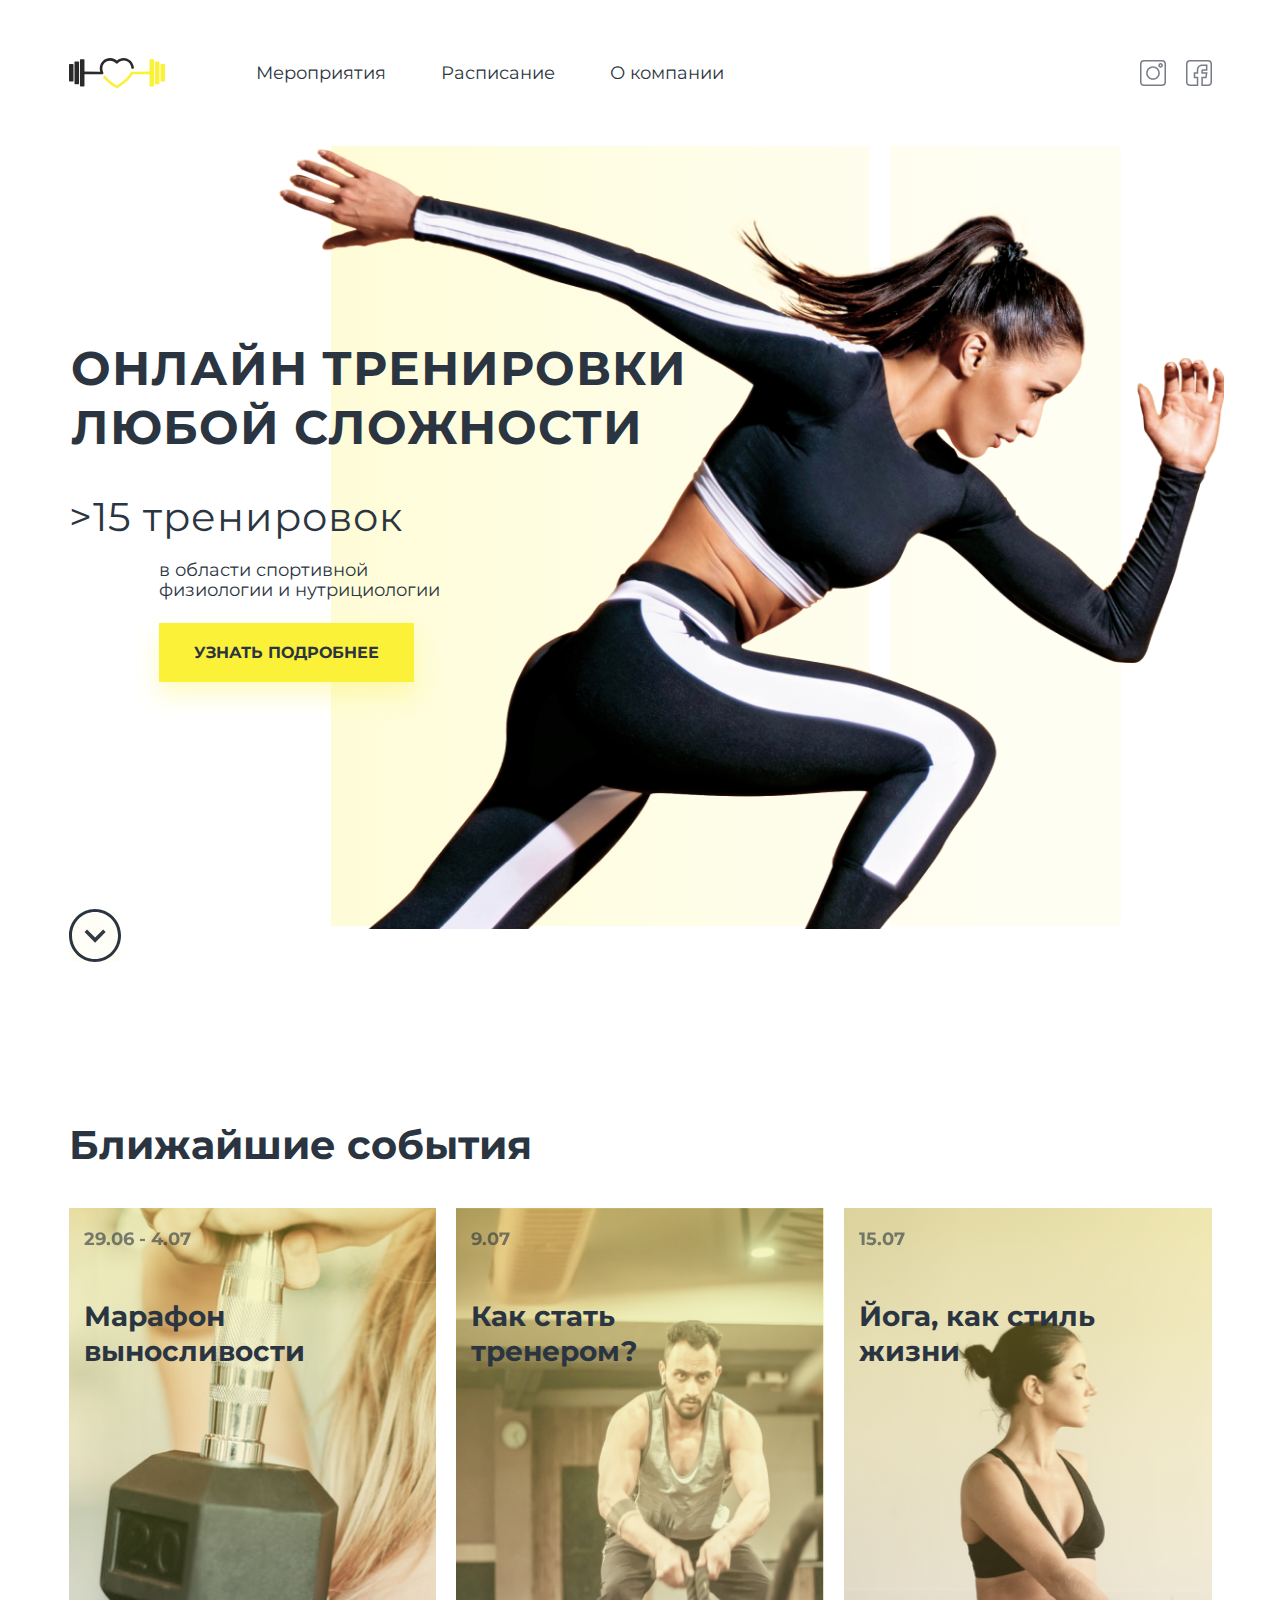
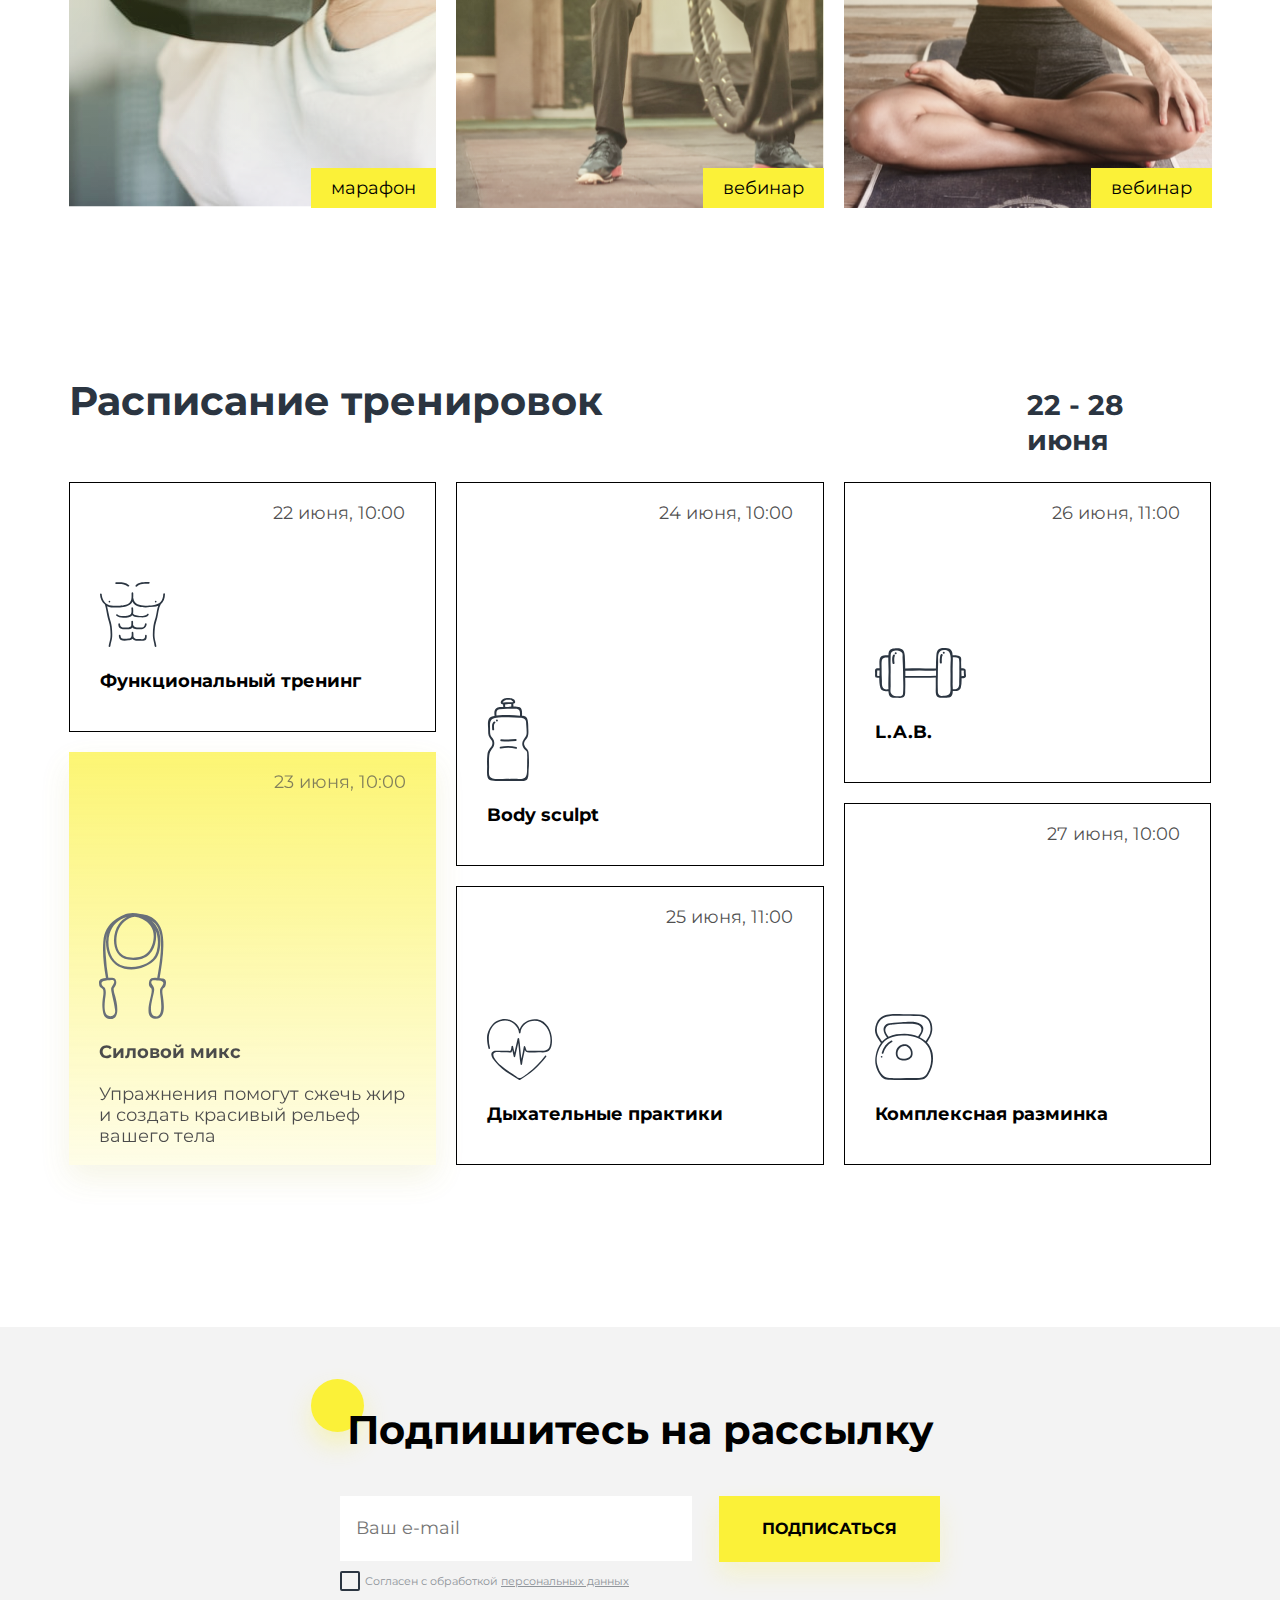
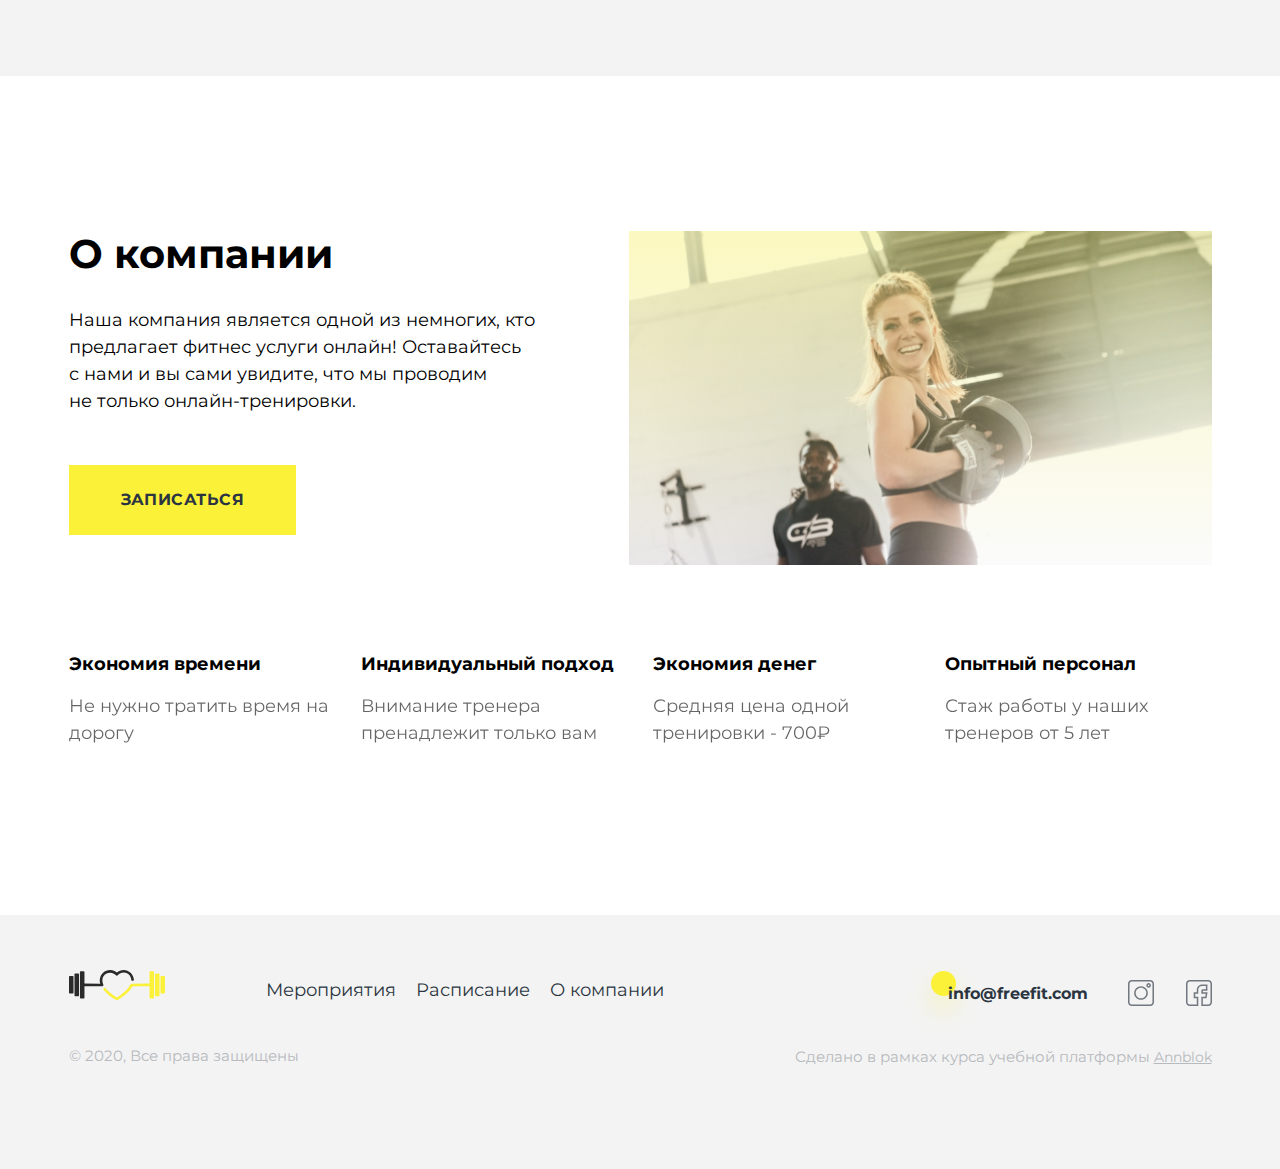
<file: index.html>
<!DOCTYPE html>
<html lang="ru">


<head>
    <meta charset="UTF-8">
    <meta http-equiv="X-UA-Compatible" content="IE=edge">
    <meta name="viewport" content="width=device-width, initial-scale=1.0">
    <title>Fitness</title>
    <link rel="preconnect" href="https://fonts.googleapis.com">
    <link rel="preconnect" href="https://fonts.gstatic.com" crossorigin>
    <link href="https://fonts.googleapis.com/css2?family=Montserrat:wght@400;700&display=swap" rel="stylesheet">
    <link rel="stylesheet" href="css/normalize.css">
    <link rel="stylesheet" href="css/main.css">
    <link rel="icon" type="image/png" sizes="192x192" href="images/favicon/android-chrome-192x192.png">
    <link rel="icon" type="image/png" sizes="512x512" href="images/favicon/android-chrome-512x512.png">
    <link rel="icon" type="image/png" sizes="16x16" href="images/favicon/favicon.ico">
    <link rel="icon" type="image/png" sizes="180x180" href="images/favicon/apple-touch-icon.png">
    <link rel="icon" type="image/png" sizes="32x32" href="images/favicon/favicon-32x32.png">
    <link rel="icon" type="image/png" sizes="16x16" href="images/favicon/favicon-16x16.png">
    <link rel="mask-icon" href="favicon/safari-pinned-tab.svg" color="#5bbad5">
    <meta name="msapplication-TileColor" content="#da532c">
    <meta name="theme-color" content="#ffffff">
</head>

<body>

<!--ШАПКА-->

    <header id="headerTop">
        <div class="container">
            <div class="header">
                <div class="header-logo">
                    <a href="#" class="header-logo-img"></a>
                </div>
                <button class="header-burger" onclick="openModal('modalburger')"></button>
                    <nav class="header-nav">
                        <ul class="header-ul">
                            <li><a href="#upcoming-events">Мероприятия</a></li>
                            <li><a href="#timetable-workout">Расписание</a></li>
                            <li><a href="#info-company">О компании</a></li>
                        </ul>
                    </nav>
                    <div class="social">
                        <p><a href="#" class="social-in"></a></p>
                        <p><a href="#" class="social-fb"></a></p>
                    </div>
            </div>
        </div>
    </header>
  
<!--БАННЕР workout -->

    <div class="container">
        <div class="banner-workout">
            <div class="workout-box">
                <div class="text">
                    <h1 class="title">онлайн тренировки любой сложности</h1>
                    <span class="subtitle">&gt;15&nbsp;тренировок
                    </span>
                    <div class="text-right">
                        <p class="desc">в области спортивной физиологии и&nbsp;нутрициологии</p>
                        <a href="#timetable-workout" class="banner-text" >Узнать подробнее</a>
                        
                    </div>
                    <a href="#timetable-workout" class="arrow"></a>
                
                </div>
                <div class="box">
                    <div class="box-gradient-left"></div>
                    <div class="box-gradient-right"></div>
                    <img class="box-image" src="images/girl.png" alt="girl">
                </div>
            </div>
        </div>
    </div>
    
<!--бЛИЖАЙШИЕ СОБЫТИЯ-->
    <main>
        <div class="event">
            <div class="container">
                <div class="events-headers">
                    <h3 class="menu-events-title" id="upcoming-events">Ближайшие события</h3>
                </div>
                    <div class="box-event">
                        <div class="event-maraphon">
                            <div class="box-event-gradient">
                                <div class="box-event-flex">
                                    <p class="event-data">29.06 - 4.07</p>
                                    <p class="event-title">Марафон выносливости</p>  
                                </div>  
                                <button class="participate" onclick="openModal('modalpopap')">Участвовать</button>
                                <button class="button-participate">марафон</button>
                                <button class="btn-event" onclick="openModal('modalpopap')"></button>
                            </div>
                        </div>
                        <div class="event-vebinar-1">
                            <div class="box-event-gradient">
                                <div class="box-event-flex">
                                    <p class="event-data">9.07</p>
                                    <p class="event-title">Как стать тренером?</p>
                                </div>
                                <button class="participate" onclick="openModal('modalpopap')">Участвовать</button>
                                <button class="button-participate">вебинар</button>
                                <button class="btn-event" onclick="openModal('modalpopap')"></button>
                            </div>
                        </div>
                        <div class="event-vebinar-2">
                            
                            <div class="box-event-gradient">
                                <div class="box-event-flex">
                                    <p class="event-data">15.07</p>
                                    <p class="event-title">Йога, как стиль жизни</p>
                                </div>
                                
                                <button class="participate" onclick="openModal('modalpopap')">Участвовать</button>
                                <button class="button-participate">вебинар</button>
                                <button class="btn-event" onclick="openModal('modalpopap')"></button>
                            </div>
                        </div>
                    </div> 
            </div>
        </div>
        
<!--РАСПИСАНИЕ ТРЕНИРОВОК-->

        <div class="workout-schedule" id="timetable-workout">
            <div class="container">
                <div class="timetable">
                    <h2 class="timetable-title">Расписание тренировок</h2>
                    <h2 class="timetable-data">22 - 28 июня</h2>
                </div>
                <div class="timetable-grid">
                    <div class="grid-timetable">
                        <p class="grid-timetable-data">22 июня, 10:00</p>
                        <div class="grid-menu">
                            <img class="img-grid" src="images/1.svg" alt="Функциональный тренинг">
                            <div class="grid-menu-text">
                                <p class="grid-timetable-title">Функциональный тренинг</p>
                                <p class="grid-timetable-description">Фитнес высокой интенсивности. Не&nbsp;имеет возрастных ограничений.</p>
                            </div>
                           
                        </div>
                        
                    </div>
                    <div class="grid-timetable">
                        <p class="grid-timetable-data">24 июня, 10:00</p>
                        <div class="grid-menu">
                            <img class="img-grid" src="images/2.svg" alt="Body sculpt">
                            <div class="grid-menu-text">
                                <p class="grid-timetable-title">Body sculpt</p>
                                <p class="grid-timetable-description">Комплекс силовых упражнений на наращивание основных мышечных групп.</p>
                            </div>
                        </div>
                    </div>
                    <div class="grid-timetable">
                        <p class="grid-timetable-data">26 июня, 11:00</p>
                        <div class="grid-menu">
                            <img class="img-grid" src="images/3.svg" alt="L.A.B.">
                            <div class="grid-menu-text">
                                <p class="grid-timetable-title">L.A.B.</p>
                            <p class="grid-timetable-description">Силовая тренировка с акцентом на&nbsp;мышцы ягодиц, ног и пресса.
                            </p>
                            </div>
                            
                        </div>
                        
                    </div>
                    <div class="grid-timetable">
                        <p class="grid-timetable-data">23 июня, 10:00</p>
                        <div class="grid-menu">
                            <img class="img-grid" src="images/4.svg" alt="Силовой микс">
                            <div class="grid-menu-text">
                            <p class="grid-timetable-title">Силовой микс</p>
                            <p class="grid-timetable-description">Упражнения помогут сжечь жир и создать красивый рельеф вашего тела</p>  
                            </div>
                        </div>
                    </div>
                    <div class="grid-timetable"> 
                        <p class="grid-timetable-data">25 июня, 11:00</p>
                        <div class="grid-menu">
                            <img class="img-grid" src="images/5.svg" alt="Дыхательные практики">
                            <div class="grid-menu-text">
                                <p class="grid-timetable-title">Дыхательные практики</p>
                            <p class="grid-timetable-description">Эта практика позволит обрести гормонию со своим телом.</p>
                            </div>
                        </div>
                    </div>
                    <div class="grid-timetable">
                        <p class="grid-timetable-data">27 июня, 10:00</p>
                        <div class="grid-menu">
                            <img class="img-grid" src="images/6.svg" alt="Комплексная разминка">
                            <div class="grid-menu-text">
                                <p class="grid-timetable-title">Комплексная разминка</p>
                            <p class="grid-timetable-description">Подготовка тела перед физической нагрузкой.</p>
                            </div>
                            
                        </div>
                        
                    </div>
                </div>
            </div>
        </div>


<!--ПОДПИШИТЕСЬ НА РАССЫЛКУ-->

<div class="subscription">
    <div class="container">
        <div class="subscription-blok">
            <h2 class="subscription-title">Подпишитесь на&nbsp;рассылку</h2>
        <form class="form-send-subscription">
            <div class="send">
                <div class="send-input">
                    <input type="email" class="email" placeholder="Ваш e-mail" maxlength="35">
                    <div class="agreement">
                        <input type="checkbox" id="01" class="checkbox">
                        <label class="checkbox-text" for="01">Согласен с обработкой <a href="https://annblok.ru/workshop" target="_blank">персональных данных</a></label>
                     </div>
                </div>
                <button type="submit" id="mc-embedded-subscribe" class="send-subscription-btn">Подписаться</button>
            </div>       
        </form>
    </div>
    </div>
</div>

<!--О КОМПАНИИ-->


<div class="about-company" id="info-company">
    <div class="container">
        <div class="company-flex">
            <div class="container-content">
                <div class="company-text">
                    <h3 class="about-company-title">О компании</h3>
                       <p class="about-company-text">Наша компания является одной из&nbsp;немногих, кто предлагает фитнес услуги онлайн! Оставайтесь с&nbsp;нами&nbsp;и&nbsp;вы&nbsp;сами увидите, что&nbsp;мы проводим не&nbsp;только онлайн-тренировки.</p>
                    <button class="about-company-btn" onclick="openModal('modalpopap')">Записаться</button>
                    <div class="about-company-img-gradient">          
                    </div>                        
                </div>
                <div class="about-company-item">
                <div class="company-benefits">
            <p class="company-benefits-title">Экономия времени </p>
            <p class="company-benefits-description">Не нужно тратить время на дорогу</p>
        </div>
        <div class="company-benefits">
            <p class="company-benefits-title">Индивидуальный подход</p>
            <p class="company-benefits-description">Внимание тренера пренадлежит только вам</p>
        </div>
        <div class="company-benefits">
            <p class="company-benefits-title">Экономия денег</p>
            <p class="company-benefits-description">Средняя цена одной тренировки - 700₽</p>
        </div>
        <div class="company-benefits">
            <p class="company-benefits-title">Опытный персонал</p>
            <p class="company-benefits-description">Стаж работы у наших тренеров от 5 лет</p>
        </div>
    </div>
    <div class="company-mobile">             
        </div>
        <div class="company-mobile-flex">
        <button class="about-company-btn-mobile" onclick="openModal('modalpopap')">Записаться</button>
        <div class="company-mobile-img"></div>
        </div>
        
    </div>
            </div>
        </div>
        
    </div>  


</main>

   <!--FOOTER--> 
   <footer>
    <div class="footer-body">
        <div class="container">
            <div class="footer-box">
                <div class="footer-cover">
                    <div class="footer-item">
                        <a href="#" class="footer-logo-img"></a>
                            <ul class="footer-ul">
                            <li><a href="#upcoming-events">Мероприятия</a></li>
                            <li><a href="#timetable-workout">Расписание</a></li>
                            <li><a href="#info-company">О компании</a></li>
                            </ul>
                    </div>
                    <div class="footer-contacts">
                        <a href="mailto:info@freefit.com" class="footer-site">info@freefit.com</a>
                        <div class="footer-social">
                            <p><a href="#" class="footer-social-in"></a></p>
                            <p><a href="#" class="footer-social-fb"></a></p>
                        </div>
                    </div>
                </div>
                <div class="footer-rights">
                    <p>© 2020, Все права защищены</p>
                    <p>Сделано в рамках курса учебной платформы <a href="#" class="footer-linc">Annblok</a></p>
                </div>
            </div>
        </div>
    </div>
    </footer>



 <div class="blackout-menu">
     <div id="modal" class="modal">
    <a href="#" class="header-logo-img"></a>
    <nav>
        <ul class="header-ul-burger">
             <li><a href="#upcoming-events" onclick="closeModal()">Мероприятия</a></li>
             <li><a href="#timetable-workout" onclick="closeModal()">Расписание</a></li>
             <li><a href="#info-company" onclick="closeModal()">О компании</a></li>
        </ul>
    </nav>
    <div class="social">
        <p><a href="#" class="social-in"></a></p>
        <p><a href="#" class="social-fb"></a></p>
    </div>
    <button class="burger-close" onclick="closeModal()"></button>
</div>
 </div>
 

<!--MODAL--> 

<div class="blackout">
    <div id="event_modal" class="event_modal">      
        <div class="modal_windows">                 
            <div class="modal_content">           
                <h3 class="modal-title">Заявка на участие «Марафон&nbsp;выносливости»</h3>
                    <p class="modal-description">
                        Заполните все поля, и мы пришлем информацию в ближайшее время
                    </p>
                    <form class="popup-form">
                        <input type="email" class="popup-form-email" placeholder="Ваш e-mail" maxlength="35">
                        <input type="tel" class="popup-form-tel" placeholder="Ваш номер телефона" maxlength="20">
                        <button class="send-button">Отправить</button>
                    </form>
                    <button class="modal-close" onclick="closeModal()"></button>
                </div>
            </div>
        </div>
    </div>


                
        
<script>
// Модальное окно

 function openModal() {
   document.getElementById("modal").style.top = "-20px";
}

function closeModalMenu() {
   document.getElementById("modal").style.top = "-600px";
}



  
    
// Smooth Scroll
      
const anchors = document.querySelectorAll('a[href*="#"]')

for (let anchor of anchors) {
  anchor.addEventListener('click', function (e) {
    e.preventDefault()

    const blockID = anchor.getAttribute('href').substr(1)

    document.getElementById(blockID).scrollIntoView({
      behavior: 'smooth',
      block: 'start'
    })
  })
}

// popup


function openModal(name) {
    document.body.className = 'js-modal-' + name;  
}

function closeModal() {
   document.body.className = '';
}
 

</script>
</body>
</html>
</file>
<file: css/main.css>
body {
    font-family: 'Montserrat', sans-serif;
}
html {
    font-size: 10px;
}
.container {
   max-width: 1143px;
   padding-right: 1.5rem;
   padding-left: 1.5rem;
   margin: 0 auto;
  
}
.header-logo-img {
    background-image: url(../images/logo.svg);
    background-repeat: no-repeat;
    background-size: contain;
    display: block;
    width: 9.7rem;
    height: 3rem;
}
.header {
    display: flex;
    align-items: center;
    justify-content: space-between;
    margin-top: 5rem;
}
.header-logo {
    flex-basis: 20%;
}
.header nav {
    flex-basis: 125%;
}
.header-ul {
    display: flex;
    list-style-type: none;
    gap: 5.5rem;
    
    
}
.header-ul a:hover{
    padding-bottom: .8rem;
    border-bottom: #2B3541 1px solid;
}
.social {
    display: flex;
    gap: 2rem;
    justify-content: space-between;


}
.social-in {
    display: block;
    background-image: url(../images/insta.svg);
    background-repeat: no-repeat;
    background-size: cover;
    width: 2.6rem;
    height: 2.6rem;
    transition: all .3s ease;
    transform: scale(1);
    opacity: 0.8;
}
.social-in:hover {
    transform: scale(1.2);
    opacity: 1;
}
.social-fb {
    display: block;
    background-image: url(../images/fs.svg);
    background-repeat: no-repeat;
    background-size: cover;
    width: 2.6rem;
    height: 2.6rem;
    transition: all .3s ease;
    opacity: 0.8;
}
.social-fb:hover {
    transform: scale(1.2);
    opacity: 1;
}
.header-ul a {
    font-size: 1.8rem;
    color: #2B3541;   
    text-decoration: none;
    transition: all .3s ease;
}
.text { 
   max-width: 67.6rem;
   margin-top: 24.4rem;
}
.title {
    display: inline-block;
    font-size: 5rem;
    font-weight: 700;
    line-height: 125%;
    text-transform: uppercase;
    margin: 0;
    margin-left: 2px;
    margin-bottom: 34px;
    letter-spacing: 1px;
    color: #2B3541;
}
.subtitle {
    display: inline-block;
    font-size: 4rem;
    font-weight: 400;
    line-height: 125%;
    letter-spacing: 1px;
    color: #2B3541;
}
.desc {
    font-size: 1.8rem;
    font-weight: 400;
    max-width: 29.7rem;

    margin-bottom: 4.3rem;
    color: #2B3541;
}
.banner-text {
    font-size: 1.6rem;
    font-weight: 700;
    text-transform: uppercase;
    text-decoration: none;
    color: #2B3541;
    background-color: #FBF138;
    width: 25.2rem;
    padding: 2rem 3.5rem;
    text-align: center;
    transition: all .3s ease;
    box-shadow: 0px 13px 24px rgb(251 241 56 / 30%);
}
.banner-text:hover {
    background-color: #2B3541;
    color: #FBF138;
    cursor: pointer;
}
.arrow {
    display: block;
    background-image: url(../images/banner-down.svg);
    background-repeat: no-repeat;
    background-size: cover;
    width: 5.2rem;
    height: 5.5rem;
    border: none;
    background-color: transparent;
    margin-top: 24.5rem;
    cursor: pointer;
    
}
.text-right {
    margin-left: 9rem;
}
.box {
   display: flex;
   max-width: 79rem;
   width: 100%;
   gap: 2rem;
   position: absolute;
   top: 5rem;
   z-index: -1;
   right: -25.5rem;
   height: 94%;
}
.box-gradient-left {
    background: linear-gradient(90deg, #FBF138 0%, rgba(253, 249, 182, 0.45) 145.23%);
    opacity: 0.2;
    flex-basis: 70%;
    height: 100%;
}
.box-gradient-right {
    background: linear-gradient(90deg, #FDF9B6 0%, rgba(253, 249, 182, 0.7) 166.81%);
    opacity: 0.2;
    flex-basis: 30%;
    height: 100%;
    width: 23.5rem;
}
.box-image {
   position: absolute;
   top: 3px;
   right: -10.3rem;

   max-height: 100%;

}
.timetable-flex {
    display: flex;
    height: 100%;
}
.event {
    margin-top: 16rem;
}
.events-headers {

    color: #2B3541;
}
.box-event-flex {
    display: flex;
    flex-direction: column;
    margin-left: 15px;
}
.event-data {
    font-size: 1.8rem;
    line-height: 150%;
    color: #2B3541;
    opacity: 0.6;
    font-weight: 700;
    
}
.box-event {
    display: grid;
    gap: 20px;
    grid-template-rows: 60rem 1fr;
    grid-template-areas: "a b c";
}
.event-title {
    font-size: 2.8rem;
    line-height: 125%;
    font-weight: 700;
    max-width: 26rem;
    color: #2B3541;
}
.button-participate {
    position: absolute;
    border: none;
    right:    0;
    bottom:   0;
    background-color:rgba(251, 241, 56, 1);
    border: none;
    padding: 1rem 2rem;
    margin-bottom: 0;
    font-size: 18px;
    
}
.btn-event {
    display: none;
    position: absolute;
    background-image: url(../images);
    height: 30px;
    width: 30px;
    right: 0;
    bottom: 0;
    border: none;
    cursor: pointer;
}

.box-event-gradient {
    background: linear-gradient(180deg, rgba(251, 241, 56, .3) 0%, rgba(253, 249, 182, 0) 100%);
    position: absolute;
    width: 100%;
    height: 100%;
    transition: all .3s ease;
    left: 0;
    top: 0;
    box-sizing: border-box;
    
}
.box-event-gradient:hover {
    background: linear-gradient(180deg, rgba(251, 241, 56, .6) 0%, rgba(253, 249, 182, 0) 100%);
}
.box-event-gradient:hover .participate {
    opacity: 1;
    text-decoration: none;
}
.box-event-gradient:hover .button-participate {
    display: none;
}
.participate {
    font-size: 1.6rem;
    font-weight: 700;
    text-transform: uppercase;
    color: #2B3541;
    background-color: #FBF138;
    padding: 2rem 3.7rem;
    margin-left: 3.7rem;
    opacity: 0;
    border: none;
    cursor: pointer;
    transition: all .3s ease;
}
.participate:hover {
    color: #FBF138;
    background-color: #2B3541;
}
.event-maraphon {
    background-image: url(../images/promo-left.png);
    background-repeat: no-repeat;
    display: block;
    background-size: cover;
    background-position: center;
    width: 100%;
    height: 100%;
    grid-area: a;
    transition: all .3s ease;
    position: relative;
}
.event-vebinar-1 {
    background-image: url(../images/promo-center.png);
    background-repeat: no-repeat;
    display: block;
    background-size: cover;
    background-position: center;
    width: 100%;
    height: 100%;
    grid-area: b;
    transition: all .3s ease;
    position: relative;
}
.event-vebinar-2 {
    background-image: url(../images/promo-right.png);
    background-repeat: no-repeat;
    display: block;
    background-size: cover;
    background-position: center;
    width: 100%;
    height: 100%;
    grid-area: c;
    transition: all .3s ease;
    position: relative;
}
.events-headers h3 {
    font-size: 4rem;
}
.timetable {
    display: flex;
    justify-content: space-between;
    margin-top: 11.5rem;
}
.timetable-title {
    font-size: 4rem;
    font-weight: 700;
    max-width: 49%;
    line-height: 125%;
    color: #2B3541;
}
.timetable-data {
    font-size: 2.8rem;
    line-height: 125%;
    max-width: 18.5rem;
    margin-top: 4.5rem;
    color: #2B3541;
}
.timetable-grid {
    display: grid;
    grid-template-columns: repeat(3, 1fr);
    grid-template-rows: 250px 31px 63px 279px;
    gap: 20px;
}
.grid-timetable {
    border: 1px solid #000;
    padding: 20px 30px 0;
    display: flex;
    flex-direction: column;
    justify-content: space-between;
    position: relative;
   
    transition: .3s linear border;
}
.grid-timetable:nth-child(1) img {
    width: 6.5rem;
}
.grid-timetable:nth-child(2) img {
    width: 4.2rem;
}
.grid-timetable:nth-child(3) img {
    width: 9.1rem;
}
.grid-timetable:nth-child(4) img {
    width: 6.7rem;
}
.grid-timetable:nth-child(5) img {
    width: 6.5rem;
}
.grid-timetable:nth-child(6) img {
    width: 5.8rem;
}
.img-grid {
    transition: all .3s ease;
}
.grid-timetable:nth-child(1) {
    grid-column: 1 / 2;
    grid-row: 1 / 2;
 }
 .grid-timetable:nth-child(2) {
    grid-column: 2 / 3;
    grid-row: 1 / 4;
}
 .grid-timetable:nth-child(3) {
    grid-column: 3 / 4;
    grid-row: 1 / 3;
 }
 .grid-timetable:nth-child(4) {
    grid-column: 1 / 2;
    grid-row: 2 / 5;
    background: linear-gradient(180deg, #FBF138 0%, rgba(253, 249, 182, 0.45) 100%);
    opacity: 0.7;
    box-shadow: 0px 13px 30px rgba(186, 180, 69, 0.2);
    border: transparent;
 }
 .grid-timetable:nth-child(5) {
    grid-column: 2 / 3;
    grid-row: 4 / 5;
 }
 .grid-timetable:nth-child(6) {
    grid-column: 3 / 4;
   grid-row: 3 / 5;
}
.grid-timetable-data {
    font-size: 18px;
    font-weight: 400;
    color: rgba(1, 1, 1, .7);
    text-align: right;
    margin: 0;
 }
 .grid-timetable-title {
    font-size: 18px;
    line-height: 1.5;
    font-weight: 700;
 }
 .grid-timetable-description {
     
    font-size: 18px;
    overflow: hidden;
    margin-top: 1rem;
    max-height: 0;
    transition: all .2s linear;

 }
 .grid-timetable:nth-child(4):hover {
    border: 1px solid rgba(43, 53, 65, 0.2);
    background: linear-gradient(180deg, #FBF138 0%, rgba(253, 249, 182, 0.45) 100%);
    box-shadow: 0px 4px 30px rgba(43, 53, 65, 0.2);
 }
 .grid-timetable:nth-child(4)
 .grid-timetable-description  {
    max-height: 150px;
 }

 .grid-timetable:nth-child(1):hover
 .grid-timetable-description  {
    max-height: 150px;
 }
 .grid-timetable:nth-child(2):hover
 .grid-timetable-description  {
    max-height: 150px;
 }
 .grid-timetable:nth-child(3):hover
 .grid-timetable-description  {
    max-height: 150px;
 }
 .grid-timetable:nth-child(5):hover
 .grid-timetable-description  {
    max-height: 150px;
 }
 .grid-timetable:nth-child(6):hover
 .grid-timetable-description  {
    max-height: 150px;
 }

 .grid-timetable:hover {
    border: 1px solid rgba(43, 53, 65, 0.2);
    background: rgba(243, 243, 243, .5);
    box-shadow: 0px 4px 30px rgba(43, 53, 65, 0.2);
    transition: all .3s ease;
 }
 
 .grid-timetable:nth-child(1)
 .grid-timetable:hover
 .grid-timetable-title {
    margin-top: 1rem;
   
 }
 .grid-timetable:nth-child(2)
 .grid-timetable:hover
 .grid-timetable-title {
    margin-top: 1rem;
    transition: all .3s ease;
 }
 .grid-timetable:nth-child(3)
 .grid-timetable:hover
 .grid-timetable-title {
    margin-top: 1rem;
    transition: all .3s ease;
 }
 .grid-timetable:nth-child(5)
 .grid-timetable:hover
 .grid-timetable-title {
    margin-top: 1rem;
    transition: all .3s ease;
 }
 .grid-timetable:nth-child(6)
 .grid-timetable:hover
 .grid-timetable-title {
    margin-top: 1rem;
    transition: all .3s ease;
 }



 .grid-timetable:hover
 .img-grid {
    transition: all .3s ease;
 }
 .workout-schedule {
     margin: 0;
 }
 .subscription {
     background-color: #F3F3F3;
     margin-top: 16.2rem;
     margin-bottom: 0px;
 }
 .subscription-blok {
    max-width: 60rem;
    margin: auto;
    
  
    padding-top: 8rem;
    padding-bottom: 11.4rem;
    position: relative;
    z-index: 1;
}
 .subscription-title {
    position: relative;
    font-size: 4rem;
    text-align: center;
    margin-top: 0;

 }
 .subscription-title::before {
    position: absolute;
    content: " ";
    top: -28px;
    right: 57.6rem;
    height: 5.3rem;
    width: 5.3rem;
    background-color: #FBF138;
    box-shadow: 0px 13px 24px rgb(251 241 56 / 30%);
    border-radius: 100%;
    z-index: -1;
 }
 .send {
    display: flex;
    gap: 20px;
    justify-content: space-between;
 }
 .email {
    display: block;
    width: 100%;
    padding: 10px 19px;
    font-size: 18px;
    height: 100%;
    margin-bottom: 12px;
    box-sizing: border-box;
    border: 1px solid transparent;
 }

 .email:not(:focus):invalid {
    outline: 1px solid #FFFFFF;
    background: #FFFFFF;
}

.email:invalid {
    outline: 1px solid #AE0303;
}
 .send-input {
    width: 100%;
    margin-right: 7px;
    height: 65px;
 }
 .form-send-subscription input[type="email"] {
     padding-left: 1.5rem;
     padding-right: 1.5rem;
     font-size: 1.8rem;
}
 .form-send-subscription {
    position: relative;
    max-width: 64.6rem;
    padding-top: 1rem;
    margin: 0 auto;
}

 .send-subscription-btn {
     background-color: #FBF138;
     box-shadow: 0px 13px 24px rgba(251, 241, 56, 0.2);
     border: none;
     padding: 2.1rem 4.3rem;
     font-size: 1.6rem;
     font-weight: 700;
     text-transform: uppercase;
     line-height: 150%;
     cursor: pointer;
     transition: all .3s ease;
 }
 .send-subscription-btn:hover {
    background-color: #2B3541;
    color: #FBF138;
 }

 .checkbox-text {
    color: #8F949A;
    font-size: 1.1rem;
    font-weight: 400;
 }
.checkbox-text a {
    font-size: 1.1rem;
    line-height: 150%;
    font-weight: 400;
    color: #8F949A;
    -webkit-text-decoration-line: underline;
            text-decoration-line: underline;
}
.checkbox:checked,
 .checkbox:not(:checked){
    position: absolute;
    left:-9999px;
 }
 .checkbox:checked + label,
 .checkbox:not(:checked) + label{
    position: relative;
    padding-left: 2.5rem;
    cursor:pointer;
 }

 /* Стили для псевдоэлемента before с фоном и обводкой, когда пункт активен */
 .checkbox:checked + label::before{
    content:'';
    position: absolute;
    width: 16px;
    height: 16px;
    left:0;
    top:calc(50% - 10px);
    background-color: #2B3541;
    border-radius: 2px;
    border: 2px solid #2B3541;
 }
 /* Стили для псевдоэлемента after с изображением, когда пункт активен */
 .checkbox:checked + label::after{
    content:'';
    position: absolute;
    width: 12px;
    height: 12px;
    transition: all .3s ease;
    opacity: 1;
    left: 4px;
    top: calc(50% - 6px);
    background-size: cover;
    background-repeat: no-repeat;
    background-image: url(../images/icons/check_box.svg);
 }
 /* Стили для псевдоэлемента before с фоном и обводкой, когда пункт НЕ активен */
 .checkbox:not(:checked) + label::before{
    content:'';
    position: absolute;
    width: 16px;
    height: 16px;
    left:0;
    top:calc(50% - 10px);
    background-color: transparent;
    border-radius: 2px;
    border: 2px solid #2B3541;
 }
 /* Стили для псевдоэлемента after с изображением, когда пункт НЕ активен */
 .checkbox:not(:checked) + label::after{
    content:'';
    position: absolute;
    width: 24px;
    height: 24px;
    transition: all .3s ease;
    opacity: 0;
    left: 4px;
    top: calc(50% - 6px);
    background-position: 0 -12px;
    background-color: transparent;
    background-repeat: no-repeat;
    background-size: cover;
    background-image: url(../images/);
 }
 .radio:checked + label::before{
    border-radius: 100%;
 }

 /*-------about-company-------*/

 .company-flex {
    position: relative;
}
 .about-company {
    margin-top: 15.5rem;
}

.container-content {
    position: relative;
    margin-bottom: 15rem;
}
.container-content img {
    position: absolute;
    width: 58rem;
    height: 33.4rem;
    top: 0px;
    right: 0px;
}


.about-company-img-gradient {
    display: block; 
    background: linear-gradient(180deg, rgba(251, 241, 56, .3) 0%, rgba(253, 249, 182, 0) 100%), url(../images/trainer.png);
    width: 51%;
    height: 33.4rem;
    background-position: center;
    background-size: cover;
    position: absolute;
    top: 0;
    right: 0;

}
.about-company-title {
    font-size: 4rem;
    font-weight: 700;
    margin-bottom: 30px;
}
.about-company-text {
    font-size: 1.8rem;
    line-height: 150%;
    width: 50rem;
    margin: 0;
}
.about-company-btn {
    font-size: 1.6rem;
    font-weight: 700;
    letter-spacing: 0.03em;
    padding: 2.3rem 5.2rem;
    background-color: #FBF138;
    font-size: 1.6rem;
    line-height: 150%;
    text-transform: uppercase;
    color: #2B3541;
    text-decoration: none;
    border: none;
    cursor: pointer;
    transition: all .3s ease;
    margin-top: 5rem;
}
.about-company-btn:hover {
    background-color: #2B3541;
    color: #FBF138;
}
.about-company-item {
    display: grid;
    column-gap: 26px;
    margin-top: 10rem;
    grid-template-columns: repeat(4, 1fr);
}
.company-benefits-title {
    font-size: 1.8rem;
    font-weight: 700;
    line-height: 125%;
}


.company-benefits-description {
    font-size: 1.8rem;
    opacity: 0.6;
    line-height: 150%;
}

/*----FOOTER----*/

.footer-logo-img {
    background-image: url(../images/logo.svg);
    background-repeat: no-repeat;
    background-size: contain;
    display: block;
    width: 9.7rem;
    height: 3rem;
} 
.footer-item {
    display: flex;
    gap: 10rem;
    justify-content: space-between;
}

.footer-cover {
    display: flex;
    justify-content: space-between;
}

.footer-body {
    position: relative;
    background: #F3F3F3;
    padding-top: 5.5rem;
    padding-bottom: 7rem;
    z-index: 0;
}
.footer nav {
    margin-bottom: 1.7rem;
}
.footer-ul {
    display: flex;
    list-style-type: none;
    gap: 2rem;
    padding: 0;
}
.footer-ul a:hover {
    padding-bottom: .8rem;
    border-bottom: #2B3541 1px solid ;
    transition: all .3s ease;
}
.footer-social {
    display: flex;
    gap: 3.2rem;
    margin-bottom: 1.6rem;
}
.footer-social-in {
    display: block;
    background-image: url(../images/insta.svg);
    background-repeat: no-repeat;
    background-size: cover;
    width: 2.6rem;
    height: 2.6rem;
    transition: all .3s ease;
    transform: scale(1);
    opacity: 0.8;
}
.footer-social-in:hover {
    transform: scale(1.2);
    opacity: 1;
}
.footer-social-fb {
    display: block;
    background-image: url(../images/fs.svg);
    background-repeat: no-repeat;
    background-size: cover;
    width: 2.6rem;
    height: 2.6rem;
    transition: all .3s ease;
    opacity: 0.8;
}
.footer-social-fb:hover {
    transform: scale(1.2);
    opacity: 1;
}
.footer-ul a {
    font-size: 1.8rem;
    color: #2B3541;   
    text-decoration: none;
}
.footer-rights {
    display: flex;
    justify-content: space-between;
    margin-bottom: 1.6rem;
    color: #B7BABE;
    font-size: 15px;
}
.footer-linc {
    font-weight: 400;
    font-size: 1.4rem;
    line-height: 150%;
    color: #B7BABE;
}
.footer-site {
    margin-bottom: 1.5rem;
    font-weight: 700;
    font-size: 1.6rem;
    line-height: 150%;
    position: relative;
    z-index: 1;
    text-decoration: none;
    color: #2B3541;
    left: 2rem;
}
.footer-site::before {
    position: absolute;
    content: " ";
    top: -11px;
    right: 13.2rem;
    height: 2.5rem;
    width: 2.5rem;
    background-color: #FBF138;
    box-shadow: 0px 13px 24px rgb(251 241 56 / 30%);
    border-radius: 100%;
    z-index: -1;
}
.footer-contacts {
    display: flex;
    align-items: center;
    gap: 6rem;
}


/*----MODAL----*/

 .blackout {
    content: '';
    background-color: rgba(0, 0, 0, 0.8);
    position: fixed;
    left: 0;
    top: 0;
    width: 100%;
    height: 100%;
    z-index: 4;
    display: none;
 }
 .js-modal-modalpopap .blackout {
    display: block;
 }
 
#event_modal {
    box-shadow: 0 4px 8px 0 rgba(0,0,0,0.2),0 6px 20px 0 rgba(0,0,0,0.19);
    max-width: 600px;
   background: #F3F3F3;
   position: absolute;
   z-index: 5;
}

 .js-modal-modalpopap #event_modal {
    position: absolute;
    left: 50%;
    top: 50%;
    transform: translate(-50%, -50%);
    opacity: 1;
 }
  .modal_windows {
    display: flex;
    flex-direction: column;
    padding: 60px 50px 82px;
 
  }
  .modal_content {
    text-align: center;
    margin: 0 auto;
  }
  .modal-close {
    width: 22px;
    height: 22px;
    background-color: transparent;
    background-image: url(../images/close-mpdal.svg);
    background-repeat: no-repeat;
    background-size: contain;
    border: none;
    cursor: pointer;
    position: absolute;
    top: 2rem;
    right: 2rem;
  }
  .modal-title {
    font-weight: 700;
    font-size: 28px;
    line-height: 125%;
    margin: 0;
    display: inline;
    position: relative;
    z-index: 1;
}


.modal-title::before {
    content: '';
    width: 53px;
    height: 53px;
    border-radius: 100%;
    background: #FBF138;
    box-shadow: 0px 13px 24px rgb(251 241 56 / 30%);
    position: absolute;
    left: -40px;
    top: -32px;
    z-index: -1;
}
.modal-description {
    font-size: 1.8rem;
    line-height: 150%;
    margin: 0 auto;
    margin-bottom: 4rem;
}
.popup-form > input {
    display: block;
    outline: none;
    border: none;
    margin: 0 auto;
    padding: 23px 10px 23px 17px;
    width: 90%;
    font-size: 1.8rem;
}
.popup-form input[type="email"] {
    margin-bottom: 2rem;
    font-size: 1.8rem;
}

.send-button {
    font-size: 1.6rem;
    text-transform: uppercase;
    background-color: #FBF138;
    box-shadow: 0px 13px 24px rgba(251, 241, 56, 0.3);
    font-weight: 700;
    padding: 3.3rem 10rem;
    text-decoration: none;
    margin-top: 2rem;
    border: none;
    
}
.send-button:hover {
    background-color: #2B3541;
    color: #FBF138;
    cursor: pointer;
}


/*---BURGER---*/

.header-burger {
    width: 85px;
    height: 22px;
    cursor: pointer;
    background-image: url(../images/modal.svg);
    background-color: transparent;
    background-repeat: no-repeat;
    background-size: contain;
    border: none;
    display: block;
    margin-left: 3.6rem;
}

.blackout-menu {
    content: '';
    background-color: rgba(0, 0, 0, 0.8);
    position: fixed;
    left: 0;
    top: 0;
    width: 100%;
    height: 100%;
    z-index: 4;
    display: none;
 }
 
 .js-modal-modalburger .blackout-menu {
    display: block;
 }

 .js-modal-modalburger #modal {
    top: 0;
    left: 50%;
    transform: translate(-50%);
    opacity: 1;
    padding: 60px 15px 15px;
   
 }
 
 #modal {
    width: 100%;
    background: #F3F3F3;
    text-align: center;
    position: absolute;
    margin: auto 0;
    transition: all .3s ease;
    box-sizing: border-box;
    z-index: 5;
 }

 

.header-ul-burger  {
    display: flex;
    flex-direction: column;
    align-items: flex-start;
    gap: 3rem;
    text-align: left;
    margin: 3rem 0;
    padding: 0;
    column-rule: 1px;
    list-style-type: none;
    
}
.header-ul-burger a:hover{
    padding-bottom: .8rem;
    border-bottom: #2B3541 1px solid;
}
.header-ul-burger a {
    font-size: 1.8rem;
    color: #2B3541;   
    text-decoration: none;
    transition: all .3s ease;
}

#modal .social {
    justify-content: flex-end;
}
#modal .header-ul-burger  li:nth-child(2) {
    width: 100%;
    padding: 20px 0;
    border-top: 1px solid #CBCDCF;
    border-bottom: 1px solid #CBCDCF;
}
#modal .header-ul-burger  a:hover{
    padding-bottom: 8px;
    border-bottom: #2B3541;
}
#modal .logo-header {
    margin-top: 0px;
}
.burger-close  {
    background-image: url(../images/close-mpdal.svg);
    background-repeat: no-repeat;
    position: absolute;
    border: none;
    cursor: pointer;
    background-color: transparent;
    background-size: contain;
    width: 2.5rem;
    height: 100%;
    top: 6rem;
    right: .8rem;
}
.workout-box {
    display: flex;
    position: relative;
    width: 82%;
}

/*---------MEDIA-------*/


@media (min-width: 769px) {
    .header-burger {
        display: none;
    }
}
@media (min-width: 551px) {
    .about-company-btn-mobile { 
        display: none;
    }
}
@media (max-width: 1500px) {
    .workout-box {
        width: 75%;
    }
    .title {
        font-size: 4.7rem;
    }
    .box {
        right: -19.5rem;
        height: 90%;
    }
}
@media (max-width: 1250px) {
    .timetable-grid {
        grid-template-columns: repeat(2, 1fr);
        grid-template-rows: 350px;
    }
    .grid-timetable {
       height: 333px;
    }
    
    /*---------Функциональный тренинг-------*/
    .grid-timetable:nth-child(1) {
        grid-column: 1 / 2;
        grid-row: 1 / 2;
    }

 /*---------Силовой микс-------*/
    .grid-timetable:nth-child(4) {
        grid-column: 2 / 3;
        grid-row: 1 / 2;
    }
    .grid-timetable:nth-child(4) 
    .grid-timetable-title {
        margin-top: 0;
    }
    .grid-timetable-description {
        font-size: 12px;
    }
 
 /*---------Body sculpt-------*/
    .grid-timetable:nth-child(2) {
        grid-column: 1 / 2;
        grid-row: 2 / 3;
        max-height: 22.4rem;
    }

 /*---------Дыхательные практики-------*/
    .grid-timetable:nth-child(5){
        grid-column: 2 / 3;
        grid-row: 2 / 3;
        max-height: 22.4rem;
    }

   /*---------L.A.B.------*/
.grid-timetable:nth-child(3) {
    grid-column: 1 / 2;
    grid-row: 3 / 4;
    max-height: 22.4rem;
}
  
   /*--------Комплексная разминка------*/
    .grid-timetable:nth-child(6) {
        grid-column: 2 / 3;
        grid-row: 3 / 4;
        max-height: 22.4rem;
    }
    .box {
        right: -12rem;
    }
    .title {
        font-size: 3.7rem;
        max-width: 50rem;
    }
    .arrow {
        margin-top: 5.5rem;
    }
    .about-company-img-gradient {
        width: 48%;
    }


}
@media (max-width: 1115px) {
    .about-company-item {
        grid-template-columns: repeat(2, 2fr);      
    }
    .company-benefits-title {
        font-size: 16px;
    }
    .company-benefits-description {
        font-size: 16px;
        width: fit-content;
    }

}
@media (max-width: 1000px) {
    .text-right {
        margin-left: 4rem;
    }
    .event {
        margin-top: 9rem;
    }
    .text {
        max-width: 40rem;
    }
    .title {
        font-size: 2.7rem;
        margin-top: 13px;
    }
    .box-event {
        grid-template-rows: 50rem 1fr;
    }
    .timetable {
        margin-top: 0rem;
    }
    .text {
        margin-top: 7rem;
    }
    .box {
        right: -8rem;
 max-width: 52%;
    }
    .box-image {
        max-width: 143%;
    }
    .about-company-text{
        width: 45rem;
    }
 
}
@media (max-width: 950px) {

    .text {
        margin-top: 10.4rem;
    }
 
    .event-title {
        font-size: 2.1rem;
        max-width: 20rem;
    }
    .subscription {
        margin-top: 11rem;
    }
    .about-company-img-gradient {
        width: 50%
    }
    .about-company {
        margin-top: 11.5rem;
    }
   .participate {
       padding: 2rem 1.7rem;
   }
   .header-ul {
       gap: 2.5rem;
   }
   .banner-text {
       padding: 2rem 3.5rem;
       font-size: 1.4rem;
   }
   .subtitle {
       font-size: 3rem;
   }
   .box {
        right: -6rem;
        height: 86%;
    }
    .box-image {
        right: -12.3rem;
        max-width: 179%;
    }
    .about-company-text {
        width: 39rem;
    }
    .footer-cover {
        flex-direction: column;
        row-gap: 1rem;
    }
    
    .footer-contacts {
        gap: 3.3rem;
        align-self: flex-end;
    }
}
@media (max-width: 768px) {
    .container {
        max-width: 76.7rem;
    }
    .header-logo-img {
        width: 7.8rem;
        height: 2.4rem;
    }
    .header-burger {
        margin-left: 4.5rem
    }
    .form-send-subscription {
        padding-bottom: 42px;
    }
    .about-company {
        margin-top: 7.5rem;
    }
    .about-company-title {
        font-size: 2.5rem;
    }
    .about-company-text {
        font-size: 1.5rem;
        padding-bottom: 5rem;
        max-width: 25rem;
    }
    .about-company-img-gradient {
        background-size: cover;
        max-width: 35rem;
        max-height: 23rem;
    }
    .text {
        margin-top: 4.4rem;
    }
    .title {
        font-size: 2.5rem;
        max-width: 40rem;
    }
    .subtitle {
        font-size: 2.6rem;
        line-height: 50%;
    }
    .desc {
        margin-top: 2.3rem;
        margin-bottom: 7.3rem;
    } 
    .text-right {
        margin-left: 0;
    }
    .header-ul {
        display: none;
    }
    .banner-workout {
        margin-bottom: 0;
        max-height: 53rem;
    }
    .arrow {
        margin-top: 6.1rem;
        width: 4rem;
        height: 4.3rem;
    }
    .events-headers h3 {
        font-size: 2.5rem;
    }
    .box {
        height: 91%;
    }
    .box-image {
        max-width: 140%;
        top: 7rem;
    }
    .box-event {
        display: grid;
        grid-template-rows: 30.9rem 33.6rem;
        grid-template-columns: 1fr 1fr;
        grid-template-areas:
            "a b"
            "c c";
        gap: 10px;
        height: auto;
        margin: 0 auto;
    }
    .event-vebinar-2 {
        background-image: url(../images/promo-center.png);
    }
    .container-content {
        margin-bottom: 6rem;
    }
    .event-data {
        font-size: 1.3rem;
    
    }
    .event-title {
    font-size: 1.6rem;
    max-width: 18rem;
    }

    .participate {
        display: none;
    }
    .btn-event {
        display: block;
    }
    .button-participate {
        display: block;
        padding: 6px 15px;
        left: 0;
        right: auto;
        font-size: 12px;
    }

    .timetable {
        margin-top: 4.5rem;
    }
    .timetable-title {
        font-size: 2.7rem;
    }
    .timetable-data {
        font-size: 1.8rem;
        margin-top: 3.5rem;
    }
    .timetable-grid {
        margin-top: 2rem;
    }
    .subscription {
        margin-top: 12.2rem;
    }
    .subscription-title {
        font-size: 2.6rem;
        line-height: 84%;
        width: 30rem;
    }
    .subscription-blok {
        padding-top: 6rem;
        display: flex;
        align-items: center;
        flex-direction: column;
    }
    .subscription-title::before {
        top: -28px;
        right: 23rem;
        height: 4rem;
        width: 4rem;
    }

    .send {
        flex-direction: column;
        justify-content: center;
        margin-top: 25px;    
    }
    .form-send-subscription {
        padding-top: 0;
        display: flex;
        flex-direction: column;
        justify-content: space-between;
        width: 93%;
    }
    .send-subscription-btn {
        margin-top: 5rem;
    }
    .footer {
        margin-top: 2.5rem; 
    }
    .footer-ul {
        gap: 3rem;
    }
    .footer-ul a {
        font-size: 15px;
    }
    .site {
        font-size: 1.2rem;
    }
    .footer-site {
        font-size: 1.2rem;
    }
    .footer-site::before {
        right: 10.2rem;
    }
    .site::before {
        right: 10rem;
    }
    .footer-social {
        gap: 1.2rem;
    }
    .modal_content {
        width: 35em;
    }
    .modal-title {
        font-size: 1.8rem;
    }
    .modal-title::before {
        width: 35px;
        height: 35px;
        left: -27px;
        top: -25px;
    }
    .footer-item {
        gap: 2rem;
    }
}
@media (max-width: 750px) { 
 
    .box {  
        right: 0rem;
        height: 53vw;
    }
    .event {
        margin-top: 9rem;
    }
    .footer-rights {
        font-size: 12px;
    }
    .grid-timetable-title {
        margin-top: 17px;
        margin-bottom: 0.5rem;
        line-height: 1.2;
    }
    .footer-rights {
          flex-direction: column;
    font-size: 10px;
    align-items: center;
    }
    .footer-cover {
        align-items: center;
    }
    .footer-contacts {
        align-self: initial;
        justify-content: space-between;
        width: 100%;
    }
}
@media (max-width: 550px) {

    .banner-text {
        display: block;
        margin-left: auto;
        margin-right: auto;
    }
    .grid-timetable {
        height: 170px;
    }
    .title {
        font-size: 2.2rem;
        text-align: center;
    }
    .subtitle {
        display: block;
        text-align: center;
       
    }
    .desc {
        text-align: center;
        max-width: 100%;
        margin-bottom: 1.5rem;
    }
    .event {
        margin-top: 11rem;
    }
    .timetable {
        margin-top: 2.5rem;
    }
    .timetable-grid {
        display: grid;
        grid-template-columns: repeat(1, 1fr);
        grid-auto-flow: dense;
        grid-template-rows: 14rem 14rem 14rem 14rem 14rem 14rem;
        gap: 7rem;
    }
    .grid-timetable:nth-child(1) {
        grid-column: 1;
        grid-row: 1;
    }
    .grid-timetable:nth-child(2) {
        grid-column: 1;
        grid-row: 3;
    }
    .grid-timetable:nth-child(3) {
        grid-column: 1;
        grid-row: 5;
    }
    .grid-timetable:nth-child(4) {
        grid-column: 1;
        grid-row: 2;
    }
    .grid-timetable:nth-child(5) {
        grid-column: 1;
        grid-row: 4;
    }
    .grid-timetable:nth-child(6) {
        grid-column: 1;
        grid-row: 6;
    }
    .grid-menu {
        display: flex;
        overflow: hidden;
        transition: all .3s ease;
    }
    .grid-timetable:nth-child(1) img {
        width: 4rem;
        margin-right: 20px;
        margin-bottom: 20px;
    }
    .grid-timetable:nth-child(2) img {
        width: 3rem;
        margin-right: 20px;
        margin-bottom: 20px;
    }
    .grid-timetable:nth-child(3) img {
        width: 5rem;
        margin-right: 20px;
        margin-bottom: 20px;
    }
    .grid-timetable:nth-child(4) img {
        width: 4rem;
        margin-right: 20px;
        margin-bottom: 20px;
    }
    .grid-timetable:nth-child(5) img {
        width: 4rem;
        margin-right: 20px;
        margin-bottom: 20px;
    }
    .grid-timetable:nth-child(6) img {
        width: 5rem;
        margin-right: 20px;
        margin-bottom: 20px;
    }
    .grid-menu-text{
        display: flex;
        flex-direction: column;
         }
    .grid-timetable-title {
        margin-bottom: 1.5rem;
        }
    .grid-timetable-data {
        font-size: 16px;
     }
    .company-mobile {
        display: block;
        }
    .subscription {
        margin-top: 8rem;
        }
    .about-company-img-gradient {
        display: none;
        }
    .about-company-btn {
        display: none;
        }
    .about-company-btn-mobile {
        padding: 20px 40px;
        border: none;
        cursor: pointer;
        display: block;
        text-align: center;
        font-size: 16px;
        line-height: 150%;
        letter-spacing: 0.03em;
        text-transform: uppercase;
        color: #2B3541;
        background-color: #FBF138;
        text-decoration: none;
        font-weight: 700;
        }
    .company-mobile-img {
        background: linear-gradient(180deg, rgba(251, 241, 56, 0.3) 0%, rgba(253, 249, 182, 0) 100%), url(../images/trainer.png);
        width: 100%;
        height: 55vw;
        background-position: center;
        background-size: cover;
        margin-top: 20px;
        }
        .company-mobile-flex {
        display: flex;
        flex-direction: column;
        }
        .footer {
            justify-content: center;
        }
        .footer-ul {
            padding: 0;
        }
        .site::before {
            right: 10rem;
        }
        .footer-item {
            gap: 2rem;
        }
        .footer-item {
            flex-direction: column;
            align-items: center;
            gap: 41px;
        }
        .footer-ul a {
            font-size: 1.2rem;
        }
     
        .send-button {
            padding: 1.7rem 4rem;
        }
        .modal_content {
            width: 25rem;
        }
        .modal-title {
            font-size: 1.5rem;
        }
        .modal-description {
            font-size: 1.3rem;
            margin-bottom: 2rem;
        }
        .modal_windows {
            padding: 55px 35px 30px;
        }
        .popup-form > input {
            padding: 20px 15px;
            font-size: 10px;
        }
        .popup-form input[type="email"] {
            font-size: 10px;
            padding: 20px 15px;
        }
        .box {
            height: 25rem;
            position: relative;
            align-self: center
        }
        .about-company-item {
            margin-top: 0rem;
            grid-template-columns: repeat(1, 4fr);
        }
        .arrow {
            display: none;
        }
        .workout-box {
        display: flex;
        flex-direction: column;
        width: 100%;
        align-items: center;
        }
        .box-image {
        top: 0;
        max-width: 84vw;
        right: -5.7rem;
        }
        .subscription-blok {
            padding-bottom: 3.4rem;
        }
        .about-company {
            margin-top: 4.5rem;
        }
        
}
@media (max-width: 360px) {
    .modal-title::before {
        width: 20px;
        height: 20px;
        left: -15px;
        top: -13px;
    }
    .box-image {
        top: 0;
       
        right: 1.7rem;
       }
      
    .title {
        font-size: 2.2rem;
        margin-top: 0;
    }
    .desc {
        font-size: 1.5rem;
    }
    .text {
        margin-top: 4.4rem;
    }
    .desc {
        margin-bottom: 3.3rem;
    }
    .box {
        right: 0rem;
        max-width: 100%;
    }

    .event-title {
        font-size: 1.3rem;
        max-width: 10rem;
    }
    .subscription {
        margin-top: 5rem;
    }
    .subscription-blok {
        padding-bottom: 1rem;            
    }
    .about-company {
        margin-top: 3.5rem;
    }
    .box-event {
        grid-template-rows: 25rem 33rem;
    }
    .timetable-title {
        font-size: 2.3rem;
    }
    .grid-timetable-title {
        font-size: 1.5rem;
        margin: 0; 
    }
    .grid-timetable .grid-menu-text {
        margin-bottom: 10px;
        }
    .grid-timetable:nth-child(4)  .grid-menu-text {
    margin-bottom: 38px;
    }
    .grid-timetable:nth-child(1) img {
        width: 3rem;
        margin-right: 20px;
        margin-bottom: 20px;
    }
    .grid-timetable:nth-child(2) img {
        width: 2rem;
        margin-right: 20px;
        margin-bottom: 20px;
    }
    .grid-timetable:nth-child(3) img {
        width: 4rem;
        margin-right: 20px;
        margin-bottom: 20px;
    }
    .grid-timetable:nth-child(4) img {
        width: 3rem;
        margin-right: 20px;
        margin-bottom: 60px;
    }
    .grid-timetable:nth-child(5) img {
        width: 3rem;
        margin-right: 20px;
        margin-bottom: 20px;
    }
    .grid-timetable:nth-child(6) img {
        width: 3rem;
        margin-right: 20px;
        margin-bottom: 20px;
    }
    .modal_content {
        width: 21rem;
    }
    .send-button {
        padding: 1rem 2.5rem;
        font-size: 1.3rem;
    }
    .modal-title {
        font-size: 1.5rem;
    }
    .modal-description {
        font-size: 1.1rem;
        margin-top: 10px;
    }
    .modal-form > input {
        padding: 10px 0 5px 5px;
    }
    .grid-timetable {
        height: 100px;
    }
    .grid-menu {
        max-height: 14rem;
    }
    .grid-timetable-description {
        margin-bottom: 0;
        margin-top: 10px;
    }
    .grid-timetable:nth-child(4) {
        min-height: 170px;
    }
    .timetable-grid {
        grid-template-rows: 12rem 19rem 12rem 12rem 12rem 12rem;
        gap: 10px;
        margin-top: 0;
    }
    .grid-timetable {
        min-width: 28rem;
        padding: 18px 8px 0;
        margin-right: 10px;
    }
    .footer-ul {
        gap: 2rem;
        margin: 0;
    }
    .subscription-title::before {
        height: 3.3rem;
        width: 3.3rem;
        top: -21px;
    }
    .about-company-text {
        padding-bottom: 0rem;
    }
    .about-company-item {
        width: 21rem;
    }
    .container-content {
        margin-bottom: 24px;
    }
    .footer-item {
        gap: 33px;
    }
    .footer-linc {
        font-size: 10px;
    }
    .form-send-subscription {
        width: 100%;
    }
}
@media (max-width: 340px) {
    .banner-text {
        padding: 2rem 1.3rem;
    }

    .events-headers h3 {
        font-size: 2rem;
    }
    .subscription {
        margin-top: 5rem;
    }
    .footer-ul a {
        font-size: 1.1rem;
    }
    .about-company {
        margin-top: 3.5rem;
    }
    .about-company-text {
        padding-bottom: 2rem;
    }
    .event-title {
        font-size: 1.2rem;
    }
    .timetable-title {
        font-size: 2rem;
    }
    .timetable-data {
        font-size: 1.5rem;
    }
    .box {
        height: 22rem;
    }
    .grid-timetable {
        min-width: 26rem;
    }
    .checkbox-text {
        font-size: 8px;
    }
    .checkbox-text a {
        font-size: 8px;
    }
    .agreement {
       justify-content: center;
    }
  
}
</file>
